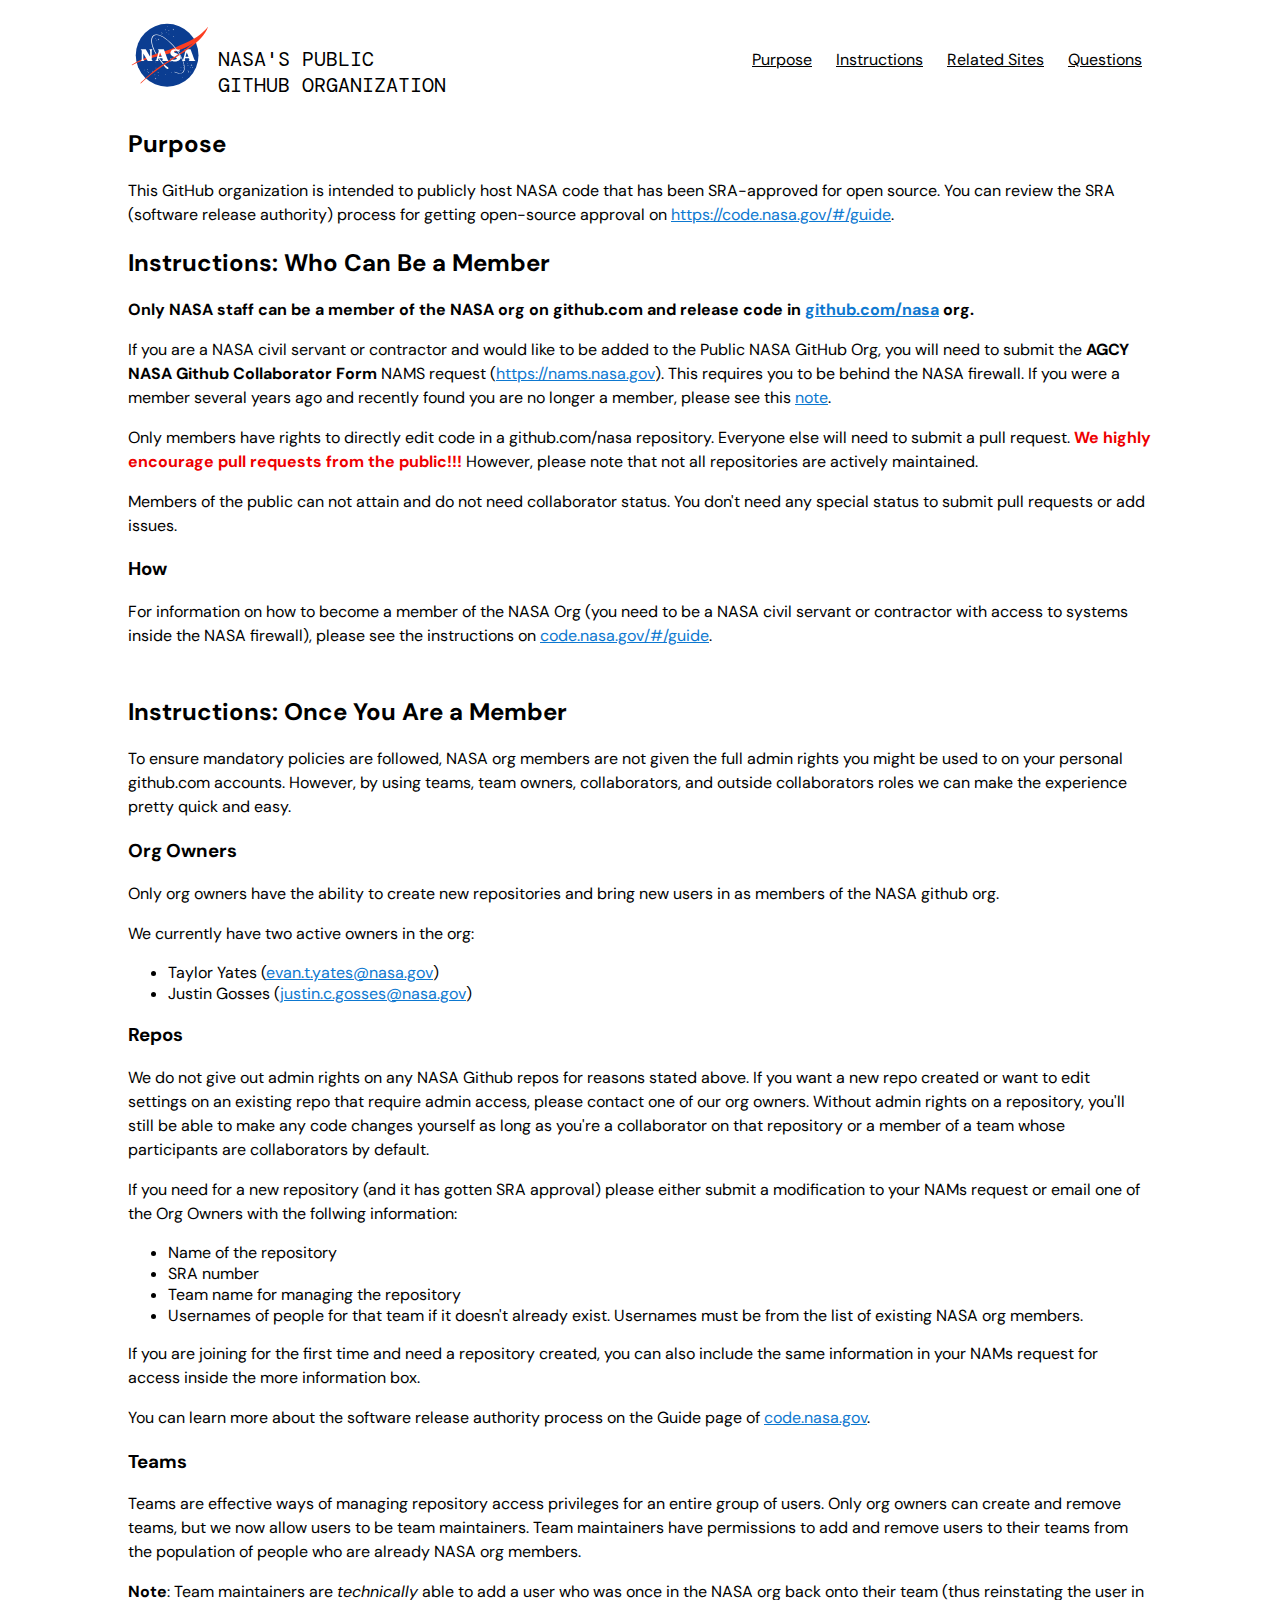
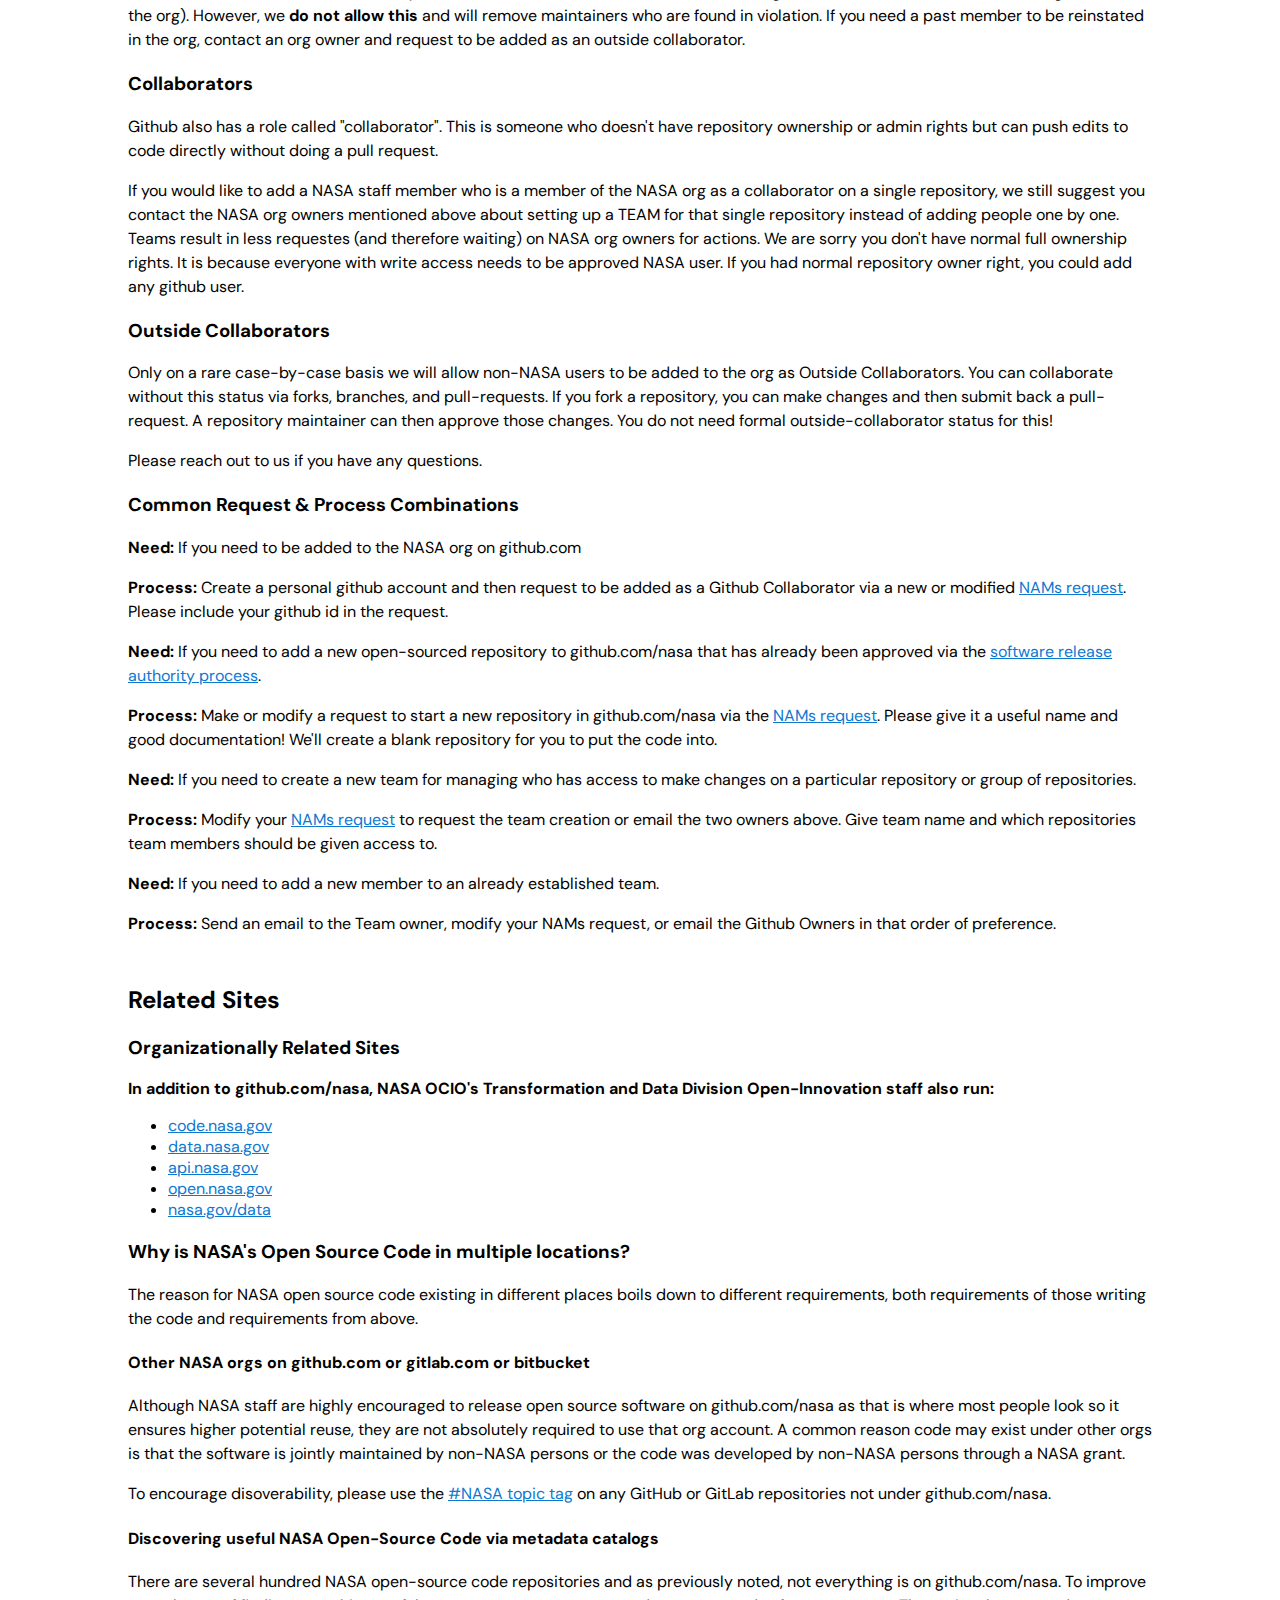
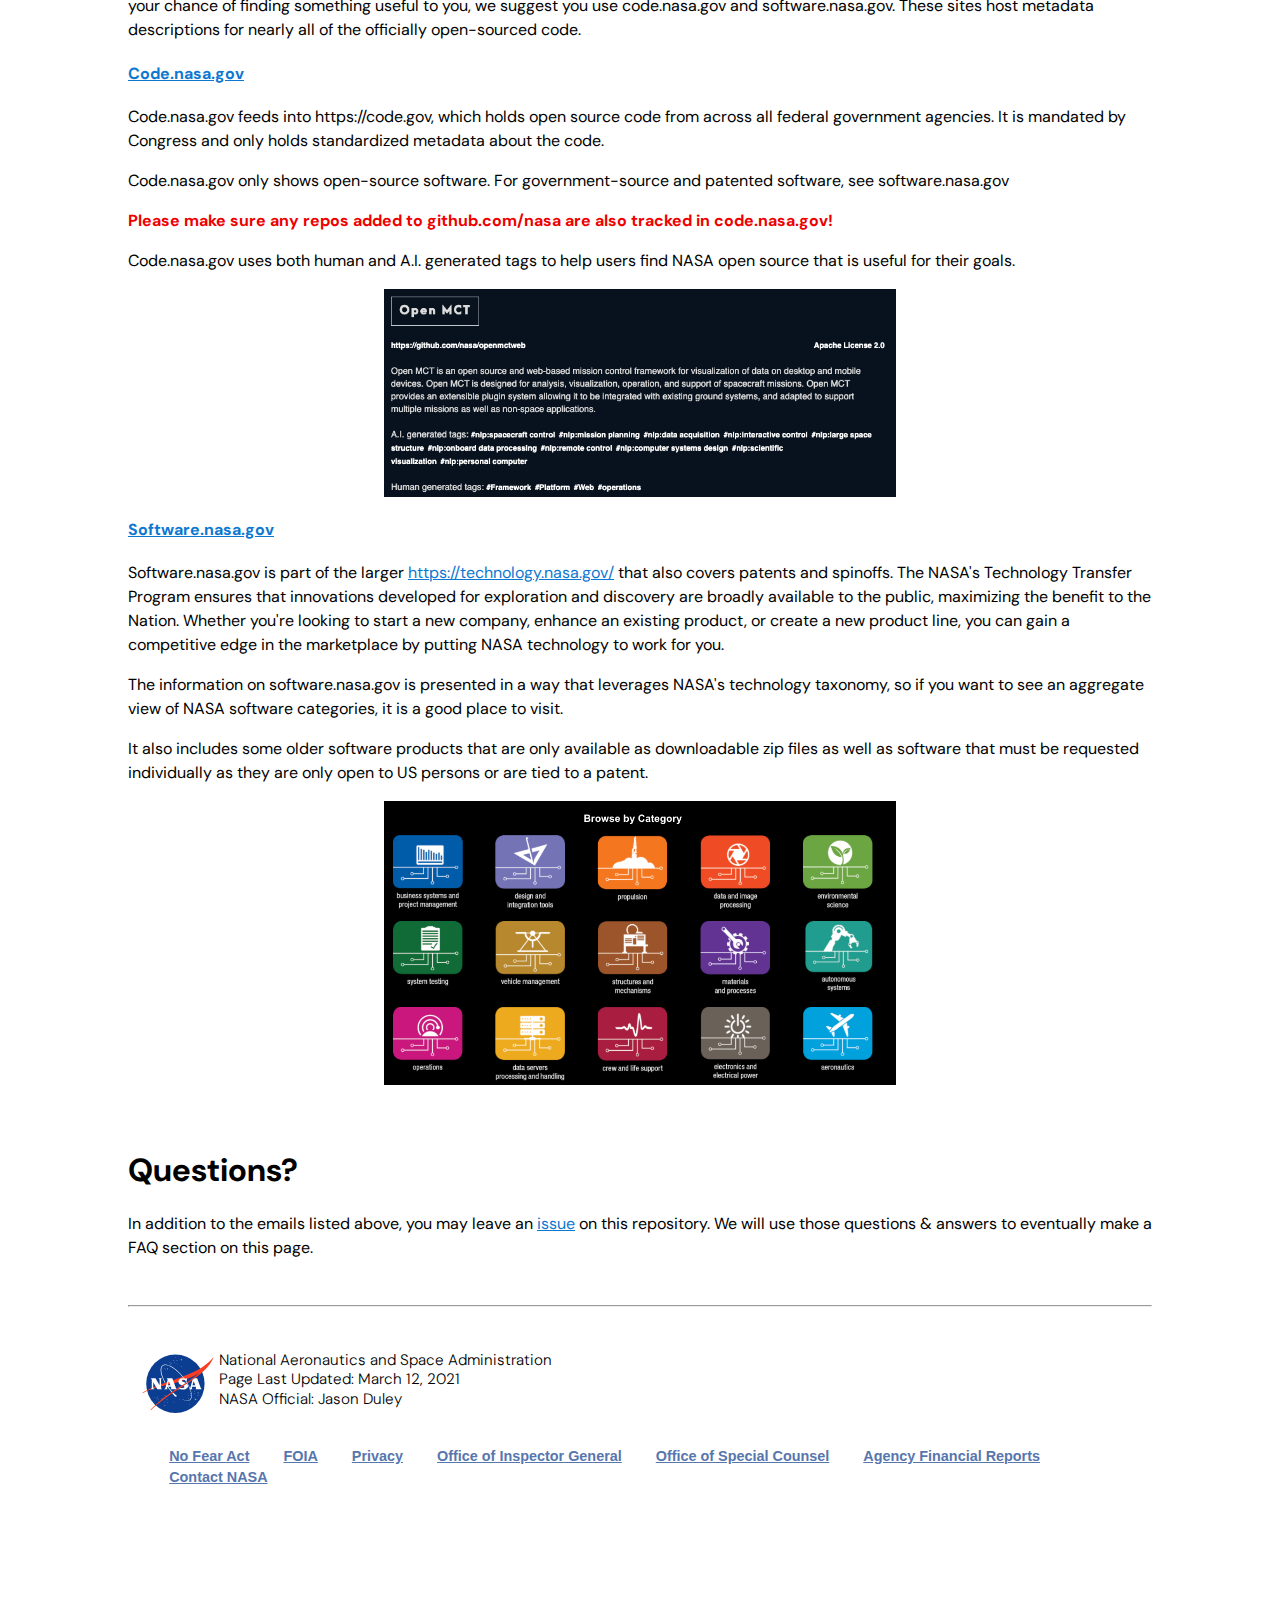
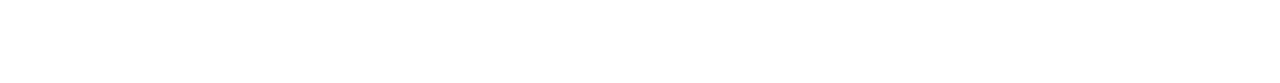
<file: index.html>
<!DOCTYPE html>
<html lang="en">
    <head>
        <meta charset="UTF-8"/>
        <meta name="viewport" content="width=device-width, initial-scale=1.0"/>
        <meta name="description" content="NASA's Public Github Organization">
        <link rel="stylesheet" href="index.css"/>
        <link
            rel="preload"
            as="style"
            href="https://fonts.googleapis.com/css2?family=DM+Sans:ital,wght@0,400;0,500;0,700;1,400;1,500;1,700&display=swap"
            onload="this.rel='stylesheet';"
        />
        <link
            rel="preload"
            as="style"
            href="https://fonts.googleapis.com/css2?family=DM+Mono:ital,wght@0,400;0,500;0,700;1,400;1,500;1,700&display=swap"
            onload="this.rel='stylesheet';"
        />
        <noscript>
            <!-- To support older browser with JS disabled, we load the fonts the old way: -->
            <link
                rel="stylesheet"
                href="https://fonts.googleapis.com/css2?family=DM+Sans:ital,wght@0,400;0,500;0,700;1,400;1,500;1,700&display=swap"
            />
            <link
                rel="stylesheet"
                href="https://fonts.googleapis.com/css2?family=DM+Mono:ital,wght@0,400;0,500;0,700;1,400;1,500;1,700&display=swap"
            />
        </noscript>
        <title>NASA's Public Github Organization</title>
        <link rel="shortcut icon" href="assets/NASA_logo.svg" type="image/x-icon"> 
    </head>
    <body>
        <header>
            <div style="display:inline-block">
                <img alt="NASA" style="height:4.5rem;" src="assets/NASA_logo.svg"/>
                <div style="display:inline-block">
                    <span style="display:block">NASA's Public</span>
                    <span style="display:block">GitHub Organization</span>
                </div>
            </div>
            <div>
                <a href="#purpose">Purpose</a>
                <a href="#instructions">Instructions</a>
                <a href="#related">Related Sites</a>
                <a href="#questions">Questions</a>
            </div>
        </header>
        

        <div class="container">
        <h2 id="purpose">Purpose</h2>
        <p>
            This GitHub organization is intended to publicly host NASA code that has
            been
            SRA-approved for open source.
            You can review the SRA (software release authority) process for
            getting
            open-source approval on
            <a href="https://code.nasa.gov/#/guide">https://code.nasa.gov/#/guide</a>.
        </p>
        <h2 id="Who">Instructions: Who Can Be a Member</h2>
        <p>
            <b>Only NASA staff can be a member of the NASA org on github.com and
                release code in
                <a href="https://github.com/nasa">github.com/nasa</a> org.</b>
        </p>
        <p>
            If you are a NASA civil servant or contractor and would like to be added to the Public
            NASA
            GitHub Org, you will need to
            submit the <strong>AGCY NASA Github Collaborator Form</strong> NAMS
            request
            (<a href="https://nams.nasa.gov">https://nams.nasa.gov</a>). 
            This requires you to be behind the NASA firewall.
            If you were a member several years ago and recently found you are no
            longer a member, please see this 
            <a href="https://github.com/nasa/nasa.github.io/issues/2">note</a>.
        </p>
        <p>
            Only members have rights to directly edit code in a github.com/nasa
            repository. Everyone else will need
            to submit a pull request. <strong class="highlight-red">We highly encourage
pull requests from the public!!!</strong>
            However, please note that not all repositories are actively
            maintained.</p>
        <p>Members of the public can not attain and do not need collaborator
            status.
            You don't need any special status to submit pull requests or add
            issues.</p>
        <h3 id="How">How</h3>
        <p>
            For information on how to become a member of the NASA Org (you need
            to be
            a NASA civil servant or
            contractor with access to systems inside the NASA firewall), please
            see
            the instructions on
            <a href="https://code.nasa.gov/#/guide">code.nasa.gov/#/guide</a>.
        </p>
        <!-- <p>
            Employees or contractors of another federal agency that are working closely on a code project and absolutely
            need collaborator status can get collaborator status by attaining a <a href="https://guest.nasa.gov/">NASA guest account</a>.
            Please use your gov piv identity if possible. Your NASA contact can than request collaborator status for you in the NAMs system.</p>
        -->
        <h2 id="instructions" style="margin-top:2em;">Instructions: Once 
            You Are a Member</h2>
        <p>
            To ensure mandatory policies are followed, NASA org members are not
            given
            the full admin rights you might be used
            to on your personal github.com accounts. However, by using teams,
            team
            owners, collaborators, and outside collaborators
            roles we can make the experience pretty quick and easy.
        </p>

        <h3 id="owners">Org Owners</h3>
        <p>Only org owners have the ability to create new repositories and bring
            new
            users in as members of the NASA github org. </p>

        <p>We currently have two active owners in the org:</p>
        <ul>
            <li>Taylor Yates (<a href="mailto:evan.t.yates@nasa.gov">evan.t.yates@nasa.gov</a>)</li>
            <li>Justin Gosses (<a href="mailto:justin.c.gosses@nasa.gov">justin.c.gosses@nasa.gov</a>)</li>
        </ul>

        <h3 id="repos">Repos</h3>
        <p>
            We do not give out admin rights on any NASA Github repos for reasons
            stated above. If you want a new repo created or
            want to edit settings on an existing repo that require admin access,
            please contact one of our org owners. Without admin
            rights on a repository, you'll still be able to make any code
            changes
            yourself as long as you're a collaborator on that
            repository or a member of a team whose participants are
            collaborators by
            default.
        </p>

        <p>
            If you need for a new repository (and it has gotten SRA approval)
            please
            either submit a modification to your NAMs request
            or email one of the Org Owners with the follwing information:
        </p>

        <ul>
            <li>Name of the repository</li>
            <li>SRA number</li>
            <li>Team name for managing the repository</li>
            <li>Usernames of people for that team if it doesn't already exist.
                Usernames must be from the list of existing NASA org members.</li>
        </ul>

        <p>
            If you are joining for the first time and need a repository created,
            you
            can also include the same information in your NAMs request
            for access inside the more information box.
        </p>
        <p> 
            You can learn more about the software release authority process on
            the Guide page of
            <a href="https://code.nasa.gov/#/guide"> code.nasa.gov</a>.
        </p>


        <h3 id="teams">Teams</h3>
        <p>
            Teams are effective ways of managing repository access privileges
            for
            an entire group of users. Only org owners can create and
            remove teams, but we now allow users to be team maintainers. Team
            maintainers have permissions to add and remove users to their
            teams from the population of people who are already NASA org
            members.
        </p>
        <p><strong>Note</strong>: Team maintainers are <em>technically</em> able
            to add a user who was once in the NASA org back onto their team
            (thus
            reinstating the user in the org). However, we <strong>do not allow
                this</strong> and will remove maintainers who are found in
            violation. If you need a past member to be reinstated in the org,
            contact an org owner and request to be added as an outside
            collaborator.</p>

        <h3 id="collaborators">Collaborators</h3>

        <p>Github also has a role called "collaborator". This is someone who
            doesn't have repository ownership or admin rights but can push edits
            to code directly without doing a pull request.</p>
        <p>If you would like to add a NASA staff member who is a member of the
            NASA org as a collaborator on a single repository, we still suggest
            you contact the NASA org owners mentioned above about setting up a
            TEAM for that single repository instead of adding people one by one.
            Teams result in less requestes (and therefore waiting) on NASA org
            owners for actions. We are sorry you don't have normal full
            ownership
            rights. It is because everyone with write access needs to be
            approved
            NASA user. If you had normal repository owner right, you could add
            any
            github user.</p>


        <h3 id="outsidecollaborators">Outside Collaborators</h3>
        <p>Only on a rare case-by-case basis we will allow non-NASA users to be
            added to the org as Outside Collaborators. You can collaborate
            without
            this status via forks, branches, and pull-requests. If you fork a
            repository, you can make changes and then submit back a
            pull-request.
            A repository maintainer can then approve those changes. You do not
            need formal outside-collaborator status for this!</p>

        <p>Please reach out to us if you have any questions.</p>

        <h3 id="common">Common Request & Process Combinations</h3>
        <p><b>Need:</b> If you need to be added to the NASA org on github.com</p>
        <p><b>Process:</b> Create a personal github account and then request to
            be added as a Github Collaborator via a new or modified <a
                href="https://idmax.nasa.gov/nams/asset/227756">NAMs request</a>.
            Please include your github id in the request.</p>
        <p><b>Need:</b> If you need to add a new open-sourced repository to
            github.com/nasa that has already been approved via the <a
                href="https://code.nasa.gov/#/guide">software release authority
                process</a>.</p>
        <p><b>Process:</b> Make or modify a request to start a new repository in
            github.com/nasa via the <a
                href="https://idmax.nasa.gov/nams/asset/227756">NAMs request</a>.
            Please give it a useful name and good documentation! We'll create a
            blank repository for you to put the code into.</p>
        <p><b>Need:</b> If you need to create a new team for managing who has
            access to make changes on a particular repository or group of
            repositories.</p>
        <p><b>Process:</b> Modify your <a
                href="https://idmax.nasa.gov/nams/asset/227756">NAMs request</a>
            to
            request the team creation or email the two owners above. Give team
            name and which repositories team members should be given access to.</p>
        <p><b>Need:</b> If you need to add a new member to an already
            established team.</p>
        <p><b>Process:</b> Send an email to the Team owner, modify your NAMs
            request, or email the Github Owners in that order of preference.</p>
        <h2 style="margin-top:2em;">Related Sites</h2>

        <h3 id="related">Organizationally Related Sites</h3>
        <b>In addition to github.com/nasa, NASA OCIO's Transformation and Data Division Open-Innovation staff also run:</b>
        <ul>
            
            <li><a href="https://code.nasa.gov">code.nasa.gov</a></li>
            <li><a href="https://data.nasa.gov">data.nasa.gov</a></li>
            <li><a href="https://api.nasa.gov">api.nasa.gov</a></li>
            <li><a href="https://open.nasa.gov">open.nasa.gov</a></li>
            <li><a href="https://nasa.gov/data">nasa.gov/data</a></li>
        </ul>

        <h3> Why is NASA's Open Source Code in multiple locations?</h3>
        <p>The reason for NASA open source code existing in different places
            boils down to different requirements, both requirements of those
            writing the code and requirements from above.</p>
        <h4>Other NASA orgs on github.com or gitlab.com or bitbucket</h4>
        <p>Although NASA staff are highly encouraged to release open source
            software on github.com/nasa as that is where most people look so it
            ensures higher potential reuse, they are not absolutely required to
            use that org account. A common reason code may exist under other orgs
            is that the software is jointly maintained by non-NASA persons or
            the
            code was developed by non-NASA persons through a NASA grant.</p>
        <p>To encourage disoverability, please use the <a
                href="https://github.com/search?q=nasa&type=topics">#NASA topic
                tag</a>
            on any GitHub or GitLab repositories not under github.com/nasa.</p>
        <h4>Discovering useful NASA Open-Source Code via metadata catalogs</h4>
        <p>There are several hundred NASA open-source code repositories and as previously noted, not everything is on github.com/nasa. 
            To improve your chance of finding something useful to you, 
            we suggest you use code.nasa.gov and software.nasa.gov.
            These sites host metadata descriptions
            for nearly all of the officially open-sourced code.</p>
        <h4><a href="https://code.nasa.gov">Code.nasa.gov</a></h4>
        <p>Code.nasa.gov feeds into https://code.gov, which holds open source
            code from across all federal government agencies. It is mandated by
            Congress and only holds standardized metadata about the code.</p>
        <p>Code.nasa.gov only shows open-source software. For government-source
            and patented software, see software.nasa.gov</p>
        <p class="highlight-red"><strong>Please make sure any repos added to github.com/nasa
            are also tracked in code.nasa.gov!</strong></p>
        <p>Code.nasa.gov uses both human and A.I. generated tags to help users find NASA open source that is useful for their goals.</p>
        <img class="content_image" src="assets/code_demo.png" alt="Screenshot of NASA's project OPEN MCT" style="display: block;margin-left: auto;margin-right: auto;">
        <h4><a href="https://software.nasa.gov">Software.nasa.gov</a></h4>
        <p>Software.nasa.gov is part of the larger <a
                href="https://technology.nasa.gov/">https://technology.nasa.gov/</a>
            that also covers patents and spinoffs. The NASA's Technology
            Transfer
            Program ensures that innovations developed for exploration and
            discovery are broadly available to the public, maximizing the
            benefit
            to the Nation. Whether you're looking to start a new company,
            enhance
            an existing product, or create a new product line, you can gain a
            competitive edge in the marketplace by putting NASA technology to
            work
            for you.</p>
        <p>The information on software.nasa.gov is presented in a way that
            leverages NASA's technology taxonomy, so if you want to see an
            aggregate view of NASA software categories, it is a good place to
            visit.</p>
        <p>It also includes some older software products that are only available
            as downloadable zip files as well as software that must be requested
            individually as they are only open to US persons or are tied to a
            patent.</p>
        <a href="https://software.nasa.gov"><img class="content_image" src="assets/software.png" alt="Screenshot of NASA's software categories"style="display: block;margin-left: auto;margin-right: auto;"></img></a>
        
        <h1 id="questions" style="margin-top:2em;">Questions?</h1>
        <p>In addition to the emails listed above, you may leave an <a
                href="https://github.com/nasa/instructions/issues">issue</a>
            on
            this repository. We will use those questions &amp; answers to
            eventually
            make a FAQ section on this page.</p>
        <br>
        <hr>
        <div id="ember16" class="ember-view"><div id="footer">
                <div id="footer-info">
                  <a class="logo" href="assets/NASA_logo.svg">
                    <img src="assets/NASA_logo.svg" alt="NASA logo">
                  </a>
                  <div id="status">
                    <span>National&nbsp;Aeronautics and Space&nbsp;Administration</span>
                      <span>Page Last Updated: March 12, 2021</span>
                    <span>NASA Official: Jason Duley</span>
                  </div>
                </div>
                <ul id="footer-links">
                  <li><a href="https://www.nasa.gov/offices/odeo/no-fear-act">No Fear Act</a></li>
                  <li><a href="https://www.nasa.gov/FOIA">FOIA</a></li>
                  <li><a href="https://www.nasa.gov/about/highlights/HP_Privacy.html">Privacy</a></li>
                  <li><a href="https://oig.nasa.gov/">Office of Inspector General</a></li>
                  <li><a href="https://osc.gov/">Office of Special Counsel</a></li>
                  <li><a href="https://www.nasa.gov/news/budget/index.html">Agency Financial Reports</a></li>
                  <li><a href="https://www.nasa.gov/about/contact/index.html">Contact NASA</a></li>
                </ul>
              </div>
        </div>
</div>
    </body>
</html>
</file>
<file: index.css>
body {
  font-family: "DM Sans", "Arial", sans-serif;
  margin: max(10vw, 20px);
}

.content_image{
  width: 50%;
}

@media(max-width: 1100px){ 
  .container{ 
    padding-top: 1em;
  } 

  .content_image{
    width: 70%;
  }
} 

@media(max-width: 515px){ 
  .container{ 
    padding-top: 6em;
  } 
  .content_image{
    width: 70%;
  }
}

html {
  scroll-behavior: smooth;
}

header {
  width: calc(min(80vw, calc(100% - 40px)) + 8px);
  display: flex;
  align-items: center;
  justify-content: space-between;
  flex-flow: row wrap;
  padding: 20px 4px;
  position: fixed;
  top: 0;
  left: calc(max(10vw, 20px) - 4px);
  background: #ffffffff;
  box-sizing: border-box;
}

#separator {
  width: 100%;
  margin-bottom: 10rem;
}

@media (max-width: 400px) {
  #separator {
    margin-bottom: 15rem;
  }
}

@media (max-width: 270px) {
  #separator {
    margin-bottom: 17rem;
  }
}

header div:nth-child(1) {
  display: flex;
  align-items: center;
  justify-content: center;
  flex-direction: column;
}

header img {
  height: 40px;
}

header span {
  font-size: 20px;
  text-transform: uppercase;
  font-family: "DM Mono", monospace;
}

header a {
  color: #000000;
  margin: 10px;
}

p {
  line-height: 1.5;
}

a {
  color: #0d78d0;
}

blockquote p:last-child,
blockquote ul:last-child,
blockquote ol:last-child {
  margin-bottom: 0;
}

blockquote footer,
blockquote small,
blockquote .small {
  display: block;
  font-size: 80%;
  line-height: 1.42857143;
  color: #999;
}

blockquote footer:before,
blockquote small:before,
blockquote .small:before {
  content: "— ";
}

.blockquote-reverse,
blockquote.pull-right {
  padding-right: 15px;
  padding-left: 0;
  border-right: 5px solid #eee;
  border-left: 0;
  text-align: right;
}

.blockquote-reverse footer:before,
blockquote.pull-right footer:before,
.blockquote-reverse small:before,
blockquote.pull-right small:before,
.blockquote-reverse .small:before,
blockquote.pull-right .small:before {
  content: "";
}

.blockquote-reverse footer:after,
blockquote.pull-right footer:after,
.blockquote-reverse small:after,
blockquote.pull-right small:after,
.blockquote-reverse .small:after,
blockquote.pull-right .small:after {
  content: " —";
}

.highlight-red {
  color: #ee0000;
}

#footer {
  width: 100%;
  background: #fff;
  padding: 1.25em 0.7em 3em;
  overflow: hidden;
}

#footer-info .logo {
  float: left;
}
#footer-info .logo img {
  width: 80px;
}
#footer-info #status {
  clear: left;
  margin: 1em 0;
  line-height: 1.2em;
}
#footer-info #status > span {
  display: block;
  color: black;
  font-weight: 300;
  margin: 0;
  font-size: 0.95em;
  /* font-family: "Helvetica Neue", "Helvetica", Arial, sans-serif; */
}

#footer-links {
  margin: 20px 0;
  padding-left: 0;
}
#footer-links li {
  display: inline-block;
  width: 100%;
}
#footer-links li a {
  font-family: "Helvetica Neue", "Helvetica", Arial, sans-serif;
  color: #5776ad;
  font-weight: bold;
  font-size: 0.9em;
}

@media (min-width: 1101px) {
  #footer #footer-info #status {
    clear: none;
  }
  #footer #footer-links {
    float: right;
  }
  #footer #footer-links li {
    padding-left: 30px;
    display: inline-block;
    width: auto;
  }
}
</file>
